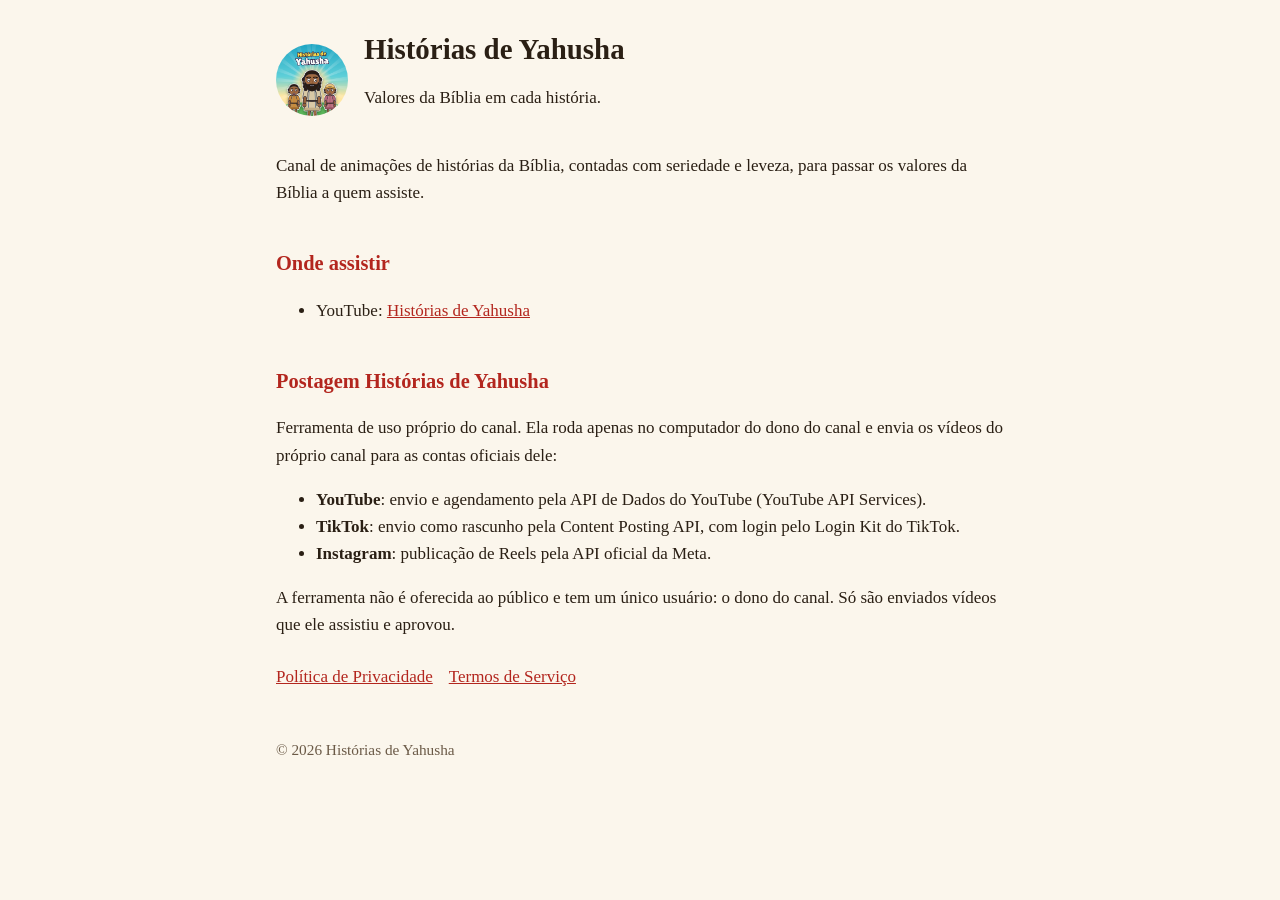
<file: index.html>
<!doctype html>
<html lang="pt-BR">
<head>
<meta charset="utf-8">
<meta name="viewport" content="width=device-width,initial-scale=1">
<title>Histórias de Yahusha</title>
<meta name="description" content="Animações de histórias da Bíblia com os valores da Bíblia em cada história.">
<link rel="icon" href="logo.png">
<link rel="stylesheet" href="estilo.css">
</head>
<body>
<main>
<header>
<img src="logo.png" alt="Logo Histórias de Yahusha">
<div><h1>Histórias de Yahusha</h1><p>Valores da Bíblia em cada história.</p></div>
</header>

<p>Canal de animações de histórias da Bíblia, contadas com seriedade e leveza, para passar os valores da Bíblia a quem assiste.</p>

<h2>Onde assistir</h2>
<ul>
<li>YouTube: <a href="https://www.youtube.com/channel/UCnuqiccqnBJAgEkTBIAwKdg">Histórias de Yahusha</a></li>
</ul>

<h2>Postagem Histórias de Yahusha</h2>
<p>Ferramenta de uso próprio do canal. Ela roda apenas no computador do dono do canal e envia os vídeos do próprio canal para as contas oficiais dele:</p>
<ul>
<li><strong>YouTube</strong>: envio e agendamento pela API de Dados do YouTube (YouTube API Services).</li>
<li><strong>TikTok</strong>: envio como rascunho pela Content Posting API, com login pelo Login Kit do TikTok.</li>
<li><strong>Instagram</strong>: publicação de Reels pela API oficial da Meta.</li>
</ul>
<p>A ferramenta não é oferecida ao público e tem um único usuário: o dono do canal. Só são enviados vídeos que ele assistiu e aprovou.</p>

<nav>
<a href="privacidade.html">Política de Privacidade</a>
<a href="termos.html">Termos de Serviço</a>
</nav>

<footer>© 2026 Histórias de Yahusha</footer>
</main>
</body>
</html>
</file>
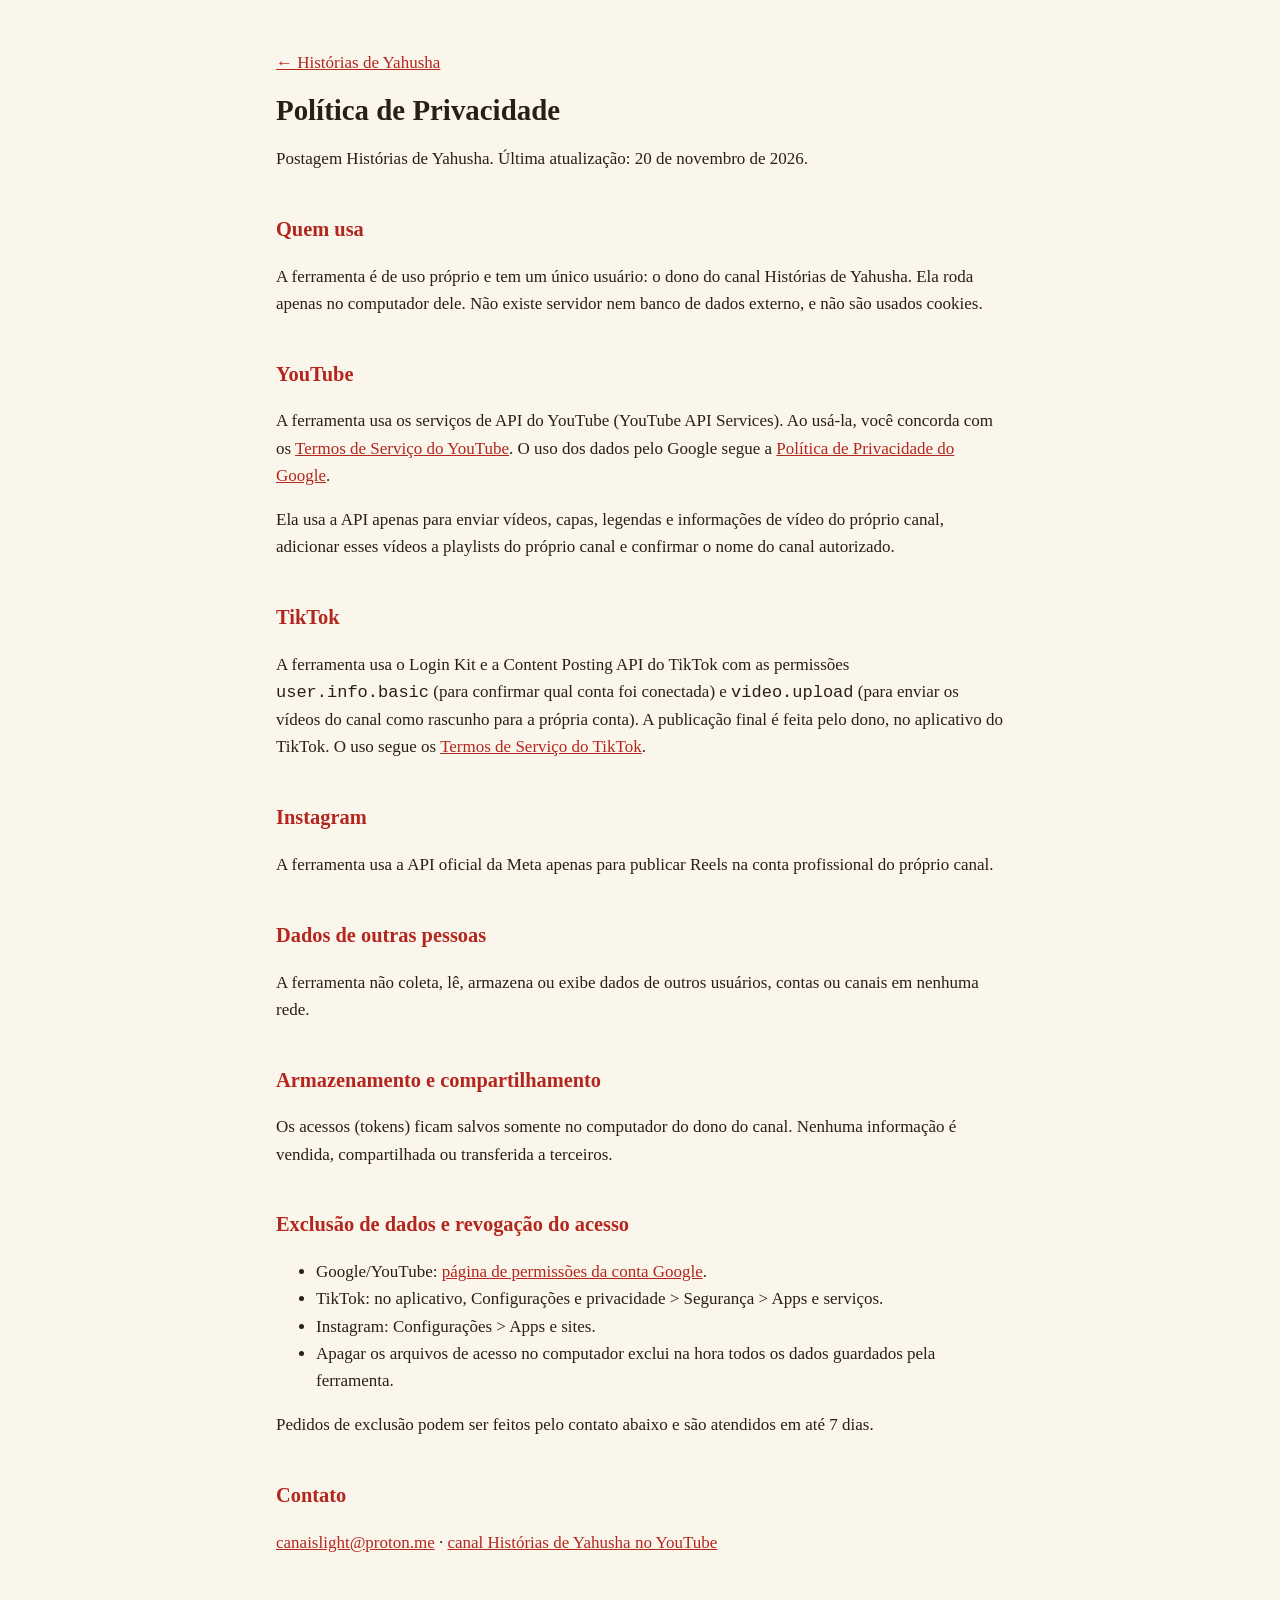
<file: privacidade.html>
<!doctype html>
<html lang="pt-BR">
<head>
<meta charset="utf-8">
<meta name="viewport" content="width=device-width,initial-scale=1">
<title>Política de Privacidade</title>
<link rel="icon" href="logo.png">
<link rel="stylesheet" href="estilo.css">
</head>
<body>
<main>
<p><a href="index.html">← Histórias de Yahusha</a></p>
<h1>Política de Privacidade</h1>
<p>Postagem Histórias de Yahusha. Última atualização: 20 de novembro de 2026.</p>

<h2>Quem usa</h2>
<p>A ferramenta é de uso próprio e tem um único usuário: o dono do canal Histórias de Yahusha. Ela roda apenas no computador dele. Não existe servidor nem banco de dados externo, e não são usados cookies.</p>

<h2>YouTube</h2>
<p>A ferramenta usa os serviços de API do YouTube (YouTube API Services). Ao usá-la, você concorda com os <a href="https://www.youtube.com/t/terms">Termos de Serviço do YouTube</a>. O uso dos dados pelo Google segue a <a href="https://policies.google.com/privacy">Política de Privacidade do Google</a>.</p>
<p>Ela usa a API apenas para enviar vídeos, capas, legendas e informações de vídeo do próprio canal, adicionar esses vídeos a playlists do próprio canal e confirmar o nome do canal autorizado.</p>

<h2>TikTok</h2>
<p>A ferramenta usa o Login Kit e a Content Posting API do TikTok com as permissões <code>user.info.basic</code> (para confirmar qual conta foi conectada) e <code>video.upload</code> (para enviar os vídeos do canal como rascunho para a própria conta). A publicação final é feita pelo dono, no aplicativo do TikTok. O uso segue os <a href="https://www.tiktok.com/legal/terms-of-service">Termos de Serviço do TikTok</a>.</p>

<h2>Instagram</h2>
<p>A ferramenta usa a API oficial da Meta apenas para publicar Reels na conta profissional do próprio canal.</p>

<h2>Dados de outras pessoas</h2>
<p>A ferramenta não coleta, lê, armazena ou exibe dados de outros usuários, contas ou canais em nenhuma rede.</p>

<h2>Armazenamento e compartilhamento</h2>
<p>Os acessos (tokens) ficam salvos somente no computador do dono do canal. Nenhuma informação é vendida, compartilhada ou transferida a terceiros.</p>

<h2>Exclusão de dados e revogação do acesso</h2>
<ul>
<li>Google/YouTube: <a href="https://security.google.com/settings/security/permissions">página de permissões da conta Google</a>.</li>
<li>TikTok: no aplicativo, Configurações e privacidade &gt; Segurança &gt; Apps e serviços.</li>
<li>Instagram: Configurações &gt; Apps e sites.</li>
<li>Apagar os arquivos de acesso no computador exclui na hora todos os dados guardados pela ferramenta.</li>
</ul>
<p>Pedidos de exclusão podem ser feitos pelo contato abaixo e são atendidos em até 7 dias.</p>

<h2>Contato</h2>
<p><a href="mailto:canaislight@proton.me">canaislight@proton.me</a> · <a href="https://www.youtube.com/channel/UCnuqiccqnBJAgEkTBIAwKdg">canal Histórias de Yahusha no YouTube</a></p>
</main>
</body>
</html>
</file>
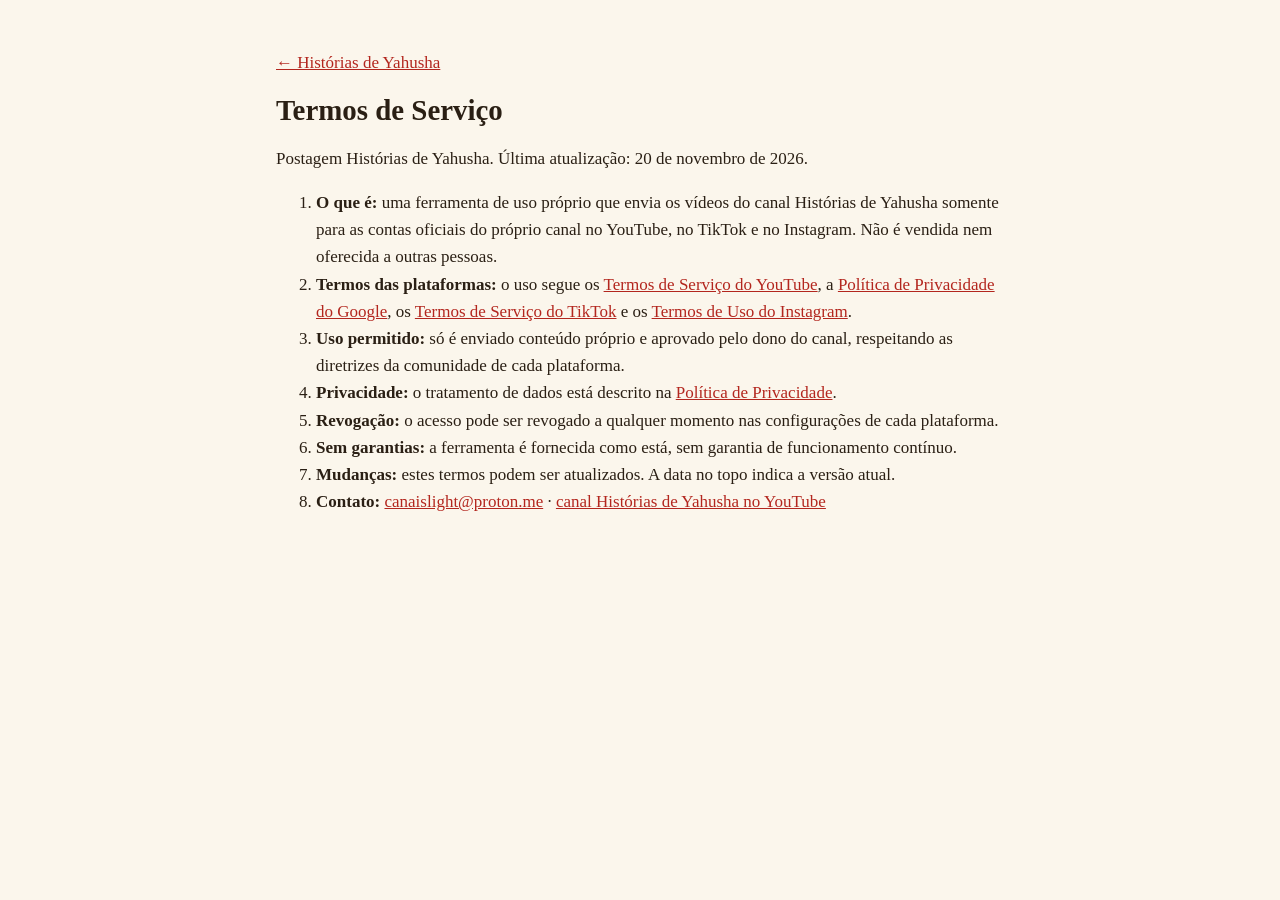
<file: termos.html>
<!doctype html>
<html lang="pt-BR">
<head>
<meta charset="utf-8">
<meta name="viewport" content="width=device-width,initial-scale=1">
<title>Termos de Serviço</title>
<link rel="icon" href="logo.png">
<link rel="stylesheet" href="estilo.css">
</head>
<body>
<main>
<p><a href="index.html">← Histórias de Yahusha</a></p>
<h1>Termos de Serviço</h1>
<p>Postagem Histórias de Yahusha. Última atualização: 20 de novembro de 2026.</p>
<ol>
<li><strong>O que é:</strong> uma ferramenta de uso próprio que envia os vídeos do canal Histórias de Yahusha somente para as contas oficiais do próprio canal no YouTube, no TikTok e no Instagram. Não é vendida nem oferecida a outras pessoas.</li>
<li><strong>Termos das plataformas:</strong> o uso segue os <a href="https://www.youtube.com/t/terms">Termos de Serviço do YouTube</a>, a <a href="https://policies.google.com/privacy">Política de Privacidade do Google</a>, os <a href="https://www.tiktok.com/legal/terms-of-service">Termos de Serviço do TikTok</a> e os <a href="https://help.instagram.com/581066165581870">Termos de Uso do Instagram</a>.</li>
<li><strong>Uso permitido:</strong> só é enviado conteúdo próprio e aprovado pelo dono do canal, respeitando as diretrizes da comunidade de cada plataforma.</li>
<li><strong>Privacidade:</strong> o tratamento de dados está descrito na <a href="privacidade.html">Política de Privacidade</a>.</li>
<li><strong>Revogação:</strong> o acesso pode ser revogado a qualquer momento nas configurações de cada plataforma.</li>
<li><strong>Sem garantias:</strong> a ferramenta é fornecida como está, sem garantia de funcionamento contínuo.</li>
<li><strong>Mudanças:</strong> estes termos podem ser atualizados. A data no topo indica a versão atual.</li>
<li><strong>Contato:</strong> <a href="mailto:canaislight@proton.me">canaislight@proton.me</a> · <a href="https://www.youtube.com/channel/UCnuqiccqnBJAgEkTBIAwKdg">canal Histórias de Yahusha no YouTube</a></li>
</ol>
</main>
</body>
</html>
</file>
<file: estilo.css>
:root{--fundo:#fbf6ec;--texto:#2a1f14;--destaque:#b3261e;--suave:#6b5a47}
@media (prefers-color-scheme:dark){:root{--fundo:#1d1510;--texto:#f3e9d8;--destaque:#ff8a7a;--suave:#c9b79e}}
*{box-sizing:border-box}
body{margin:0;background:var(--fundo);color:var(--texto);font:17px/1.6 Georgia,"Times New Roman",serif}
main{max-width:760px;margin:0 auto;padding:32px 16px 64px}
header{display:flex;align-items:center;gap:16px;margin-bottom:24px}
header img{width:72px;height:72px;border-radius:50%}
h1{font-size:1.7em;margin:0;line-height:1.2}
h2{font-size:1.2em;margin-top:2em;color:var(--destaque)}
a{color:var(--destaque)}
nav{margin:24px 0;display:flex;flex-wrap:wrap;gap:16px}
footer{margin-top:48px;font-size:.9em;color:var(--suave)}
</file>
